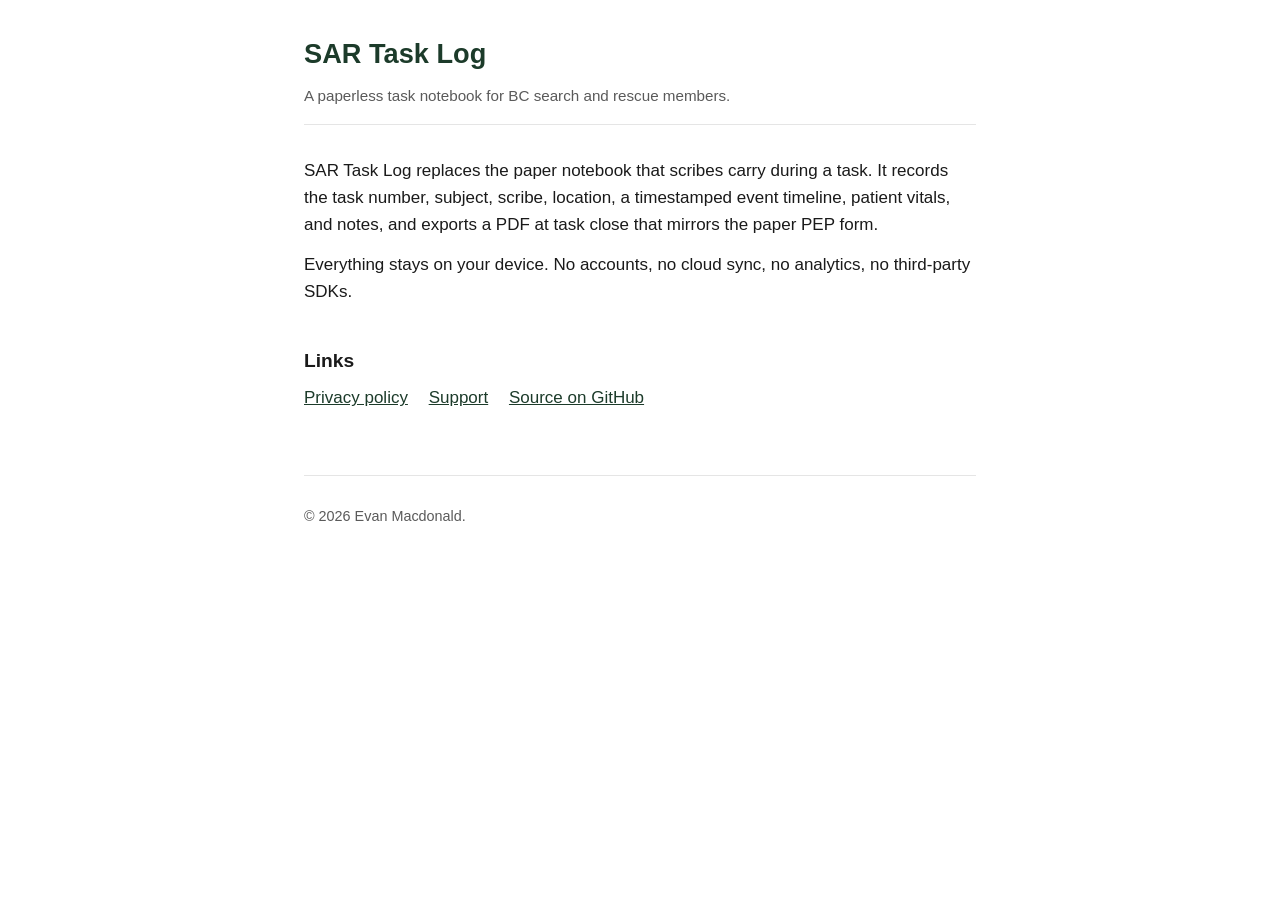
<file: docs/index.html>
<!doctype html>
<html lang="en">
<head>
<meta charset="utf-8">
<meta name="viewport" content="width=device-width, initial-scale=1">
<title>SAR Task Log</title>
<link rel="stylesheet" href="_shared.css">
</head>
<body>
<div class="page">
<header>
<h1>SAR Task Log</h1>
<p class="subtitle">A paperless task notebook for BC search and rescue members.</p>
</header>

<p>SAR Task Log replaces the paper notebook that scribes carry during a task. It records the task number, subject, scribe, location, a timestamped event timeline, patient vitals, and notes, and exports a PDF at task close that mirrors the paper PEP form.</p>

<p>Everything stays on your device. No accounts, no cloud sync, no analytics, no third-party SDKs.</p>

<h2>Links</h2>
<nav>
<a href="privacy.html">Privacy policy</a>
<a href="support.html">Support</a>
<a href="https://github.com/evanmacdonald/sar-log">Source on GitHub</a>
</nav>

<footer>
<p>© 2026 Evan Macdonald.</p>
</footer>
</div>
</body>
</html>
</file>
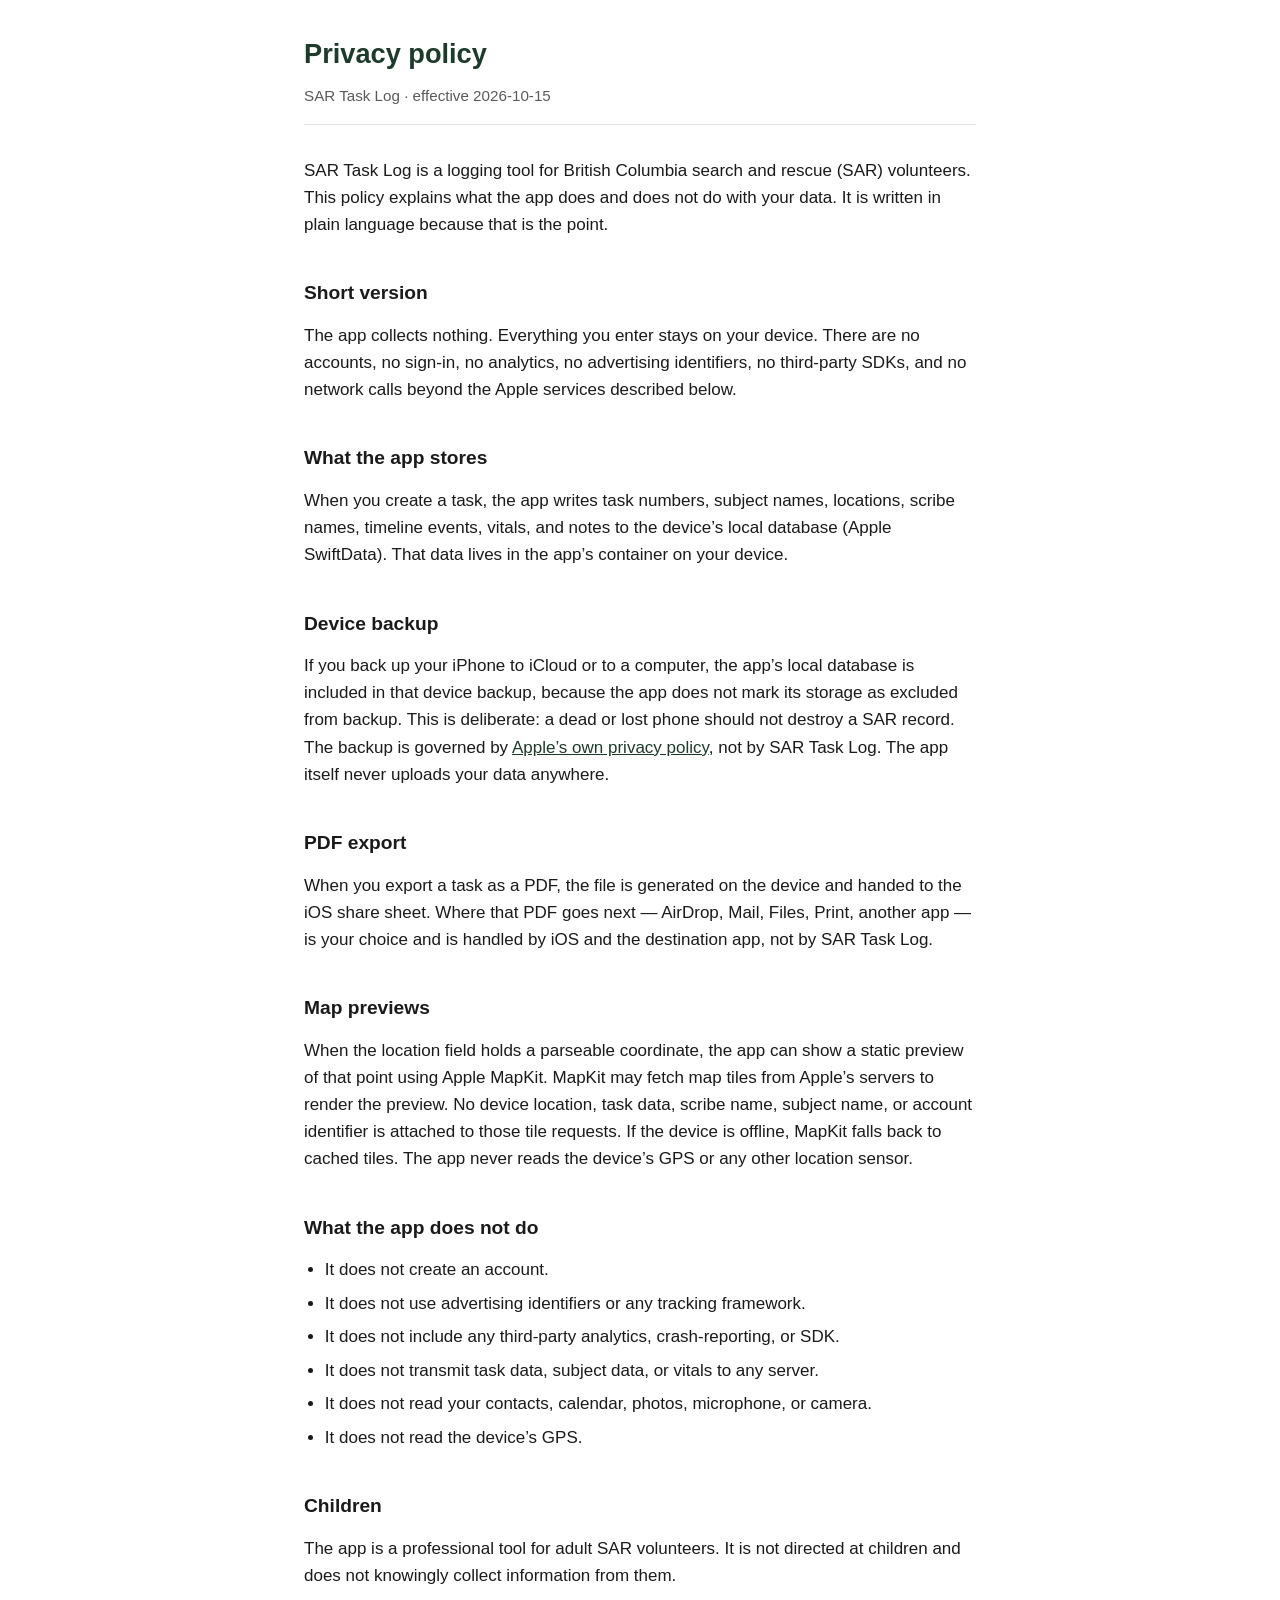
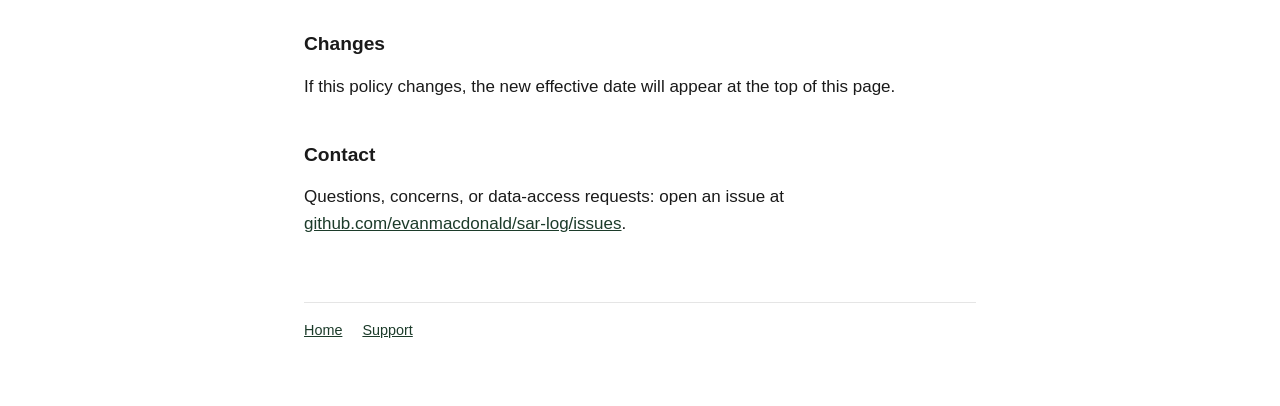
<file: docs/privacy.html>
<!doctype html>
<html lang="en">
<head>
<meta charset="utf-8">
<meta name="viewport" content="width=device-width, initial-scale=1">
<title>Privacy Policy — SAR Task Log</title>
<link rel="stylesheet" href="_shared.css">
</head>
<body>
<div class="page">
<header>
<h1>Privacy policy</h1>
<p class="subtitle">SAR Task Log · effective 2026-10-15</p>
</header>

<p>SAR Task Log is a logging tool for British Columbia search and rescue (SAR) volunteers. This policy explains what the app does and does not do with your data. It is written in plain language because that is the point.</p>

<h2>Short version</h2>
<p>The app collects nothing. Everything you enter stays on your device. There are no accounts, no sign-in, no analytics, no advertising identifiers, no third-party SDKs, and no network calls beyond the Apple services described below.</p>

<h2>What the app stores</h2>
<p>When you create a task, the app writes task numbers, subject names, locations, scribe names, timeline events, vitals, and notes to the device’s local database (Apple SwiftData). That data lives in the app’s container on your device.</p>

<h2>Device backup</h2>
<p>If you back up your iPhone to iCloud or to a computer, the app’s local database is included in that device backup, because the app does not mark its storage as excluded from backup. This is deliberate: a dead or lost phone should not destroy a SAR record. The backup is governed by <a href="https://www.apple.com/legal/privacy/">Apple’s own privacy policy</a>, not by SAR Task Log. The app itself never uploads your data anywhere.</p>

<h2>PDF export</h2>
<p>When you export a task as a PDF, the file is generated on the device and handed to the iOS share sheet. Where that PDF goes next — AirDrop, Mail, Files, Print, another app — is your choice and is handled by iOS and the destination app, not by SAR Task Log.</p>

<h2>Map previews</h2>
<p>When the location field holds a parseable coordinate, the app can show a static preview of that point using Apple MapKit. MapKit may fetch map tiles from Apple’s servers to render the preview. No device location, task data, scribe name, subject name, or account identifier is attached to those tile requests. If the device is offline, MapKit falls back to cached tiles. The app never reads the device’s GPS or any other location sensor.</p>

<h2>What the app does not do</h2>
<ul>
<li>It does not create an account.</li>
<li>It does not use advertising identifiers or any tracking framework.</li>
<li>It does not include any third-party analytics, crash-reporting, or SDK.</li>
<li>It does not transmit task data, subject data, or vitals to any server.</li>
<li>It does not read your contacts, calendar, photos, microphone, or camera.</li>
<li>It does not read the device’s GPS.</li>
</ul>

<h2>Children</h2>
<p>The app is a professional tool for adult SAR volunteers. It is not directed at children and does not knowingly collect information from them.</p>

<h2>Changes</h2>
<p>If this policy changes, the new effective date will appear at the top of this page.</p>

<h2>Contact</h2>
<p>Questions, concerns, or data-access requests: open an issue at <a href="https://github.com/evanmacdonald/sar-log/issues">github.com/evanmacdonald/sar-log/issues</a>.</p>

<footer>
<nav>
<a href="index.html">Home</a>
<a href="support.html">Support</a>
</nav>
</footer>
</div>
</body>
</html>
</file>
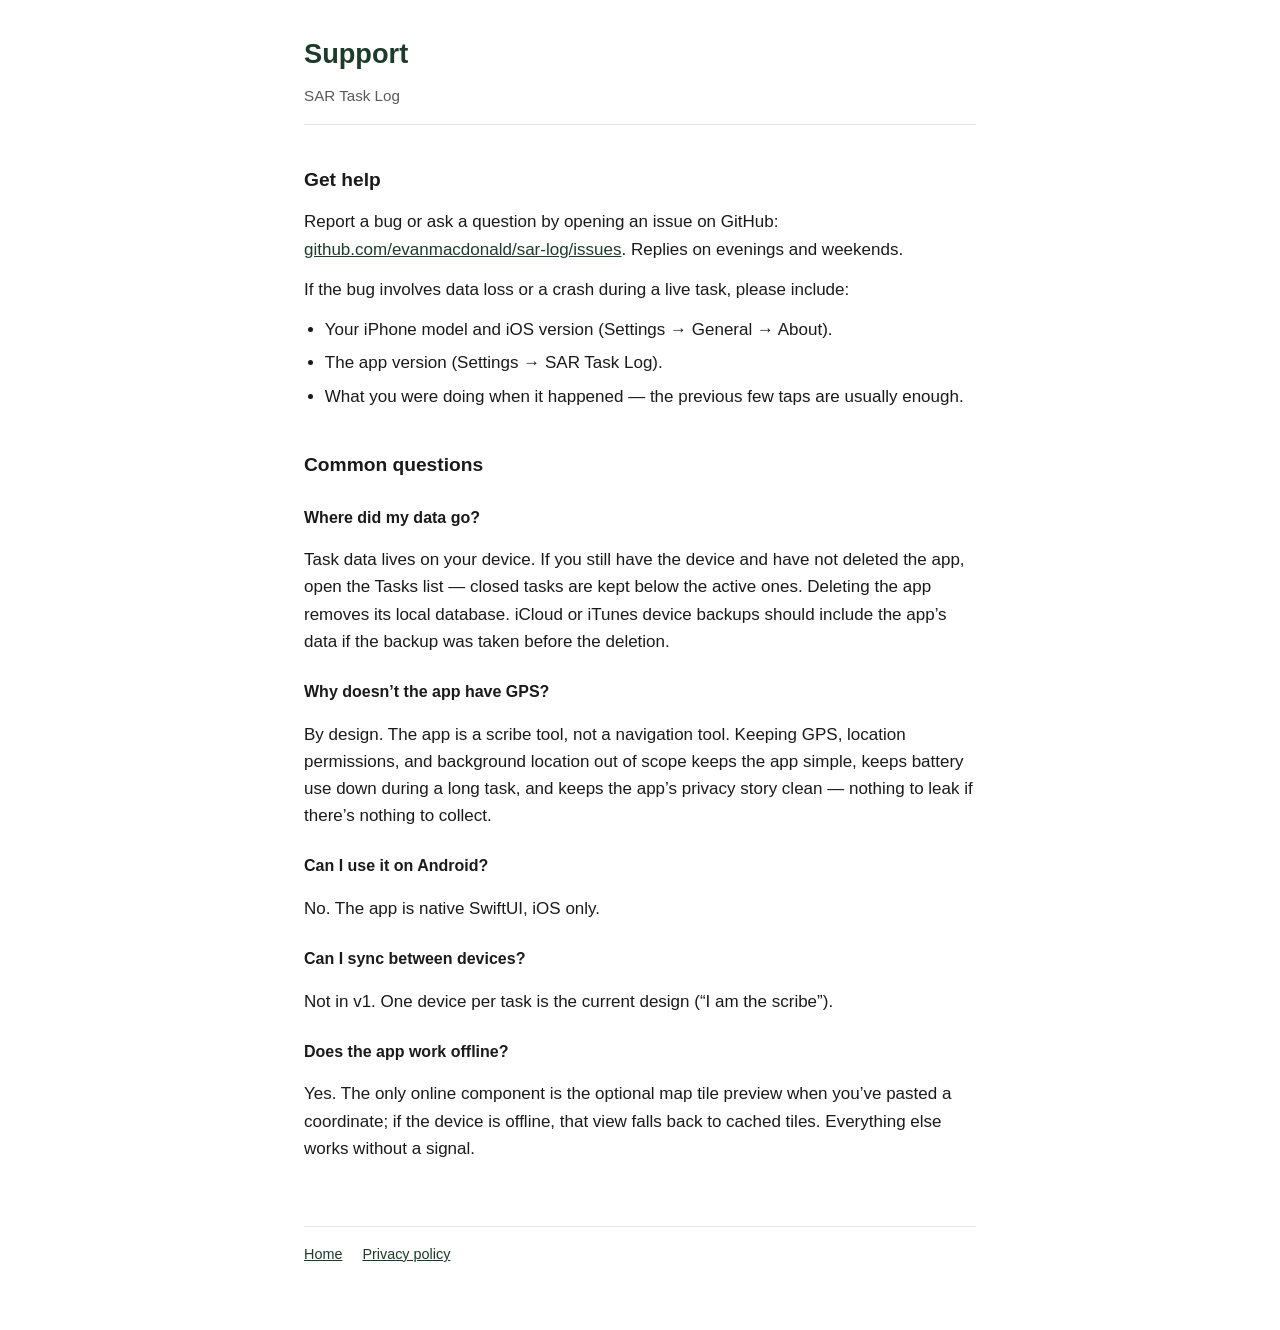
<file: docs/support.html>
<!doctype html>
<html lang="en">
<head>
<meta charset="utf-8">
<meta name="viewport" content="width=device-width, initial-scale=1">
<title>Support — SAR Task Log</title>
<link rel="stylesheet" href="_shared.css">
</head>
<body>
<div class="page">
<header>
<h1>Support</h1>
<p class="subtitle">SAR Task Log</p>
</header>

<h2>Get help</h2>
<p>Report a bug or ask a question by opening an issue on GitHub: <a href="https://github.com/evanmacdonald/sar-log/issues">github.com/evanmacdonald/sar-log/issues</a>. Replies on evenings and weekends.</p>

<p>If the bug involves data loss or a crash during a live task, please include:</p>
<ul>
<li>Your iPhone model and iOS version (Settings → General → About).</li>
<li>The app version (Settings → SAR Task Log).</li>
<li>What you were doing when it happened — the previous few taps are usually enough.</li>
</ul>

<h2>Common questions</h2>

<h3 style="font-size:1rem;margin-top:1.5rem">Where did my data go?</h3>
<p>Task data lives on your device. If you still have the device and have not deleted the app, open the Tasks list — closed tasks are kept below the active ones. Deleting the app removes its local database. iCloud or iTunes device backups should include the app’s data if the backup was taken before the deletion.</p>

<h3 style="font-size:1rem;margin-top:1.5rem">Why doesn’t the app have GPS?</h3>
<p>By design. The app is a scribe tool, not a navigation tool. Keeping GPS, location permissions, and background location out of scope keeps the app simple, keeps battery use down during a long task, and keeps the app’s privacy story clean — nothing to leak if there’s nothing to collect.</p>

<h3 style="font-size:1rem;margin-top:1.5rem">Can I use it on Android?</h3>
<p>No. The app is native SwiftUI, iOS only.</p>

<h3 style="font-size:1rem;margin-top:1.5rem">Can I sync between devices?</h3>
<p>Not in v1. One device per task is the current design (“I am the scribe”).</p>

<h3 style="font-size:1rem;margin-top:1.5rem">Does the app work offline?</h3>
<p>Yes. The only online component is the optional map tile preview when you’ve pasted a coordinate; if the device is offline, that view falls back to cached tiles. Everything else works without a signal.</p>

<footer>
<nav>
<a href="index.html">Home</a>
<a href="privacy.html">Privacy policy</a>
</nav>
</footer>
</div>
</body>
</html>
</file>
<file: docs/_shared.css>
:root {
    --bg: #ffffff;
    --fg: #1a1a1a;
    --muted: #5a5a5a;
    --accent: #1C3B2A;
    --rule: #e5e5e5;
    --code-bg: #f5f5f5;
}

@media (prefers-color-scheme: dark) {
    :root {
        --bg: #0f1511;
        --fg: #e8ebe9;
        --muted: #9aa29c;
        --accent: #7bbf96;
        --rule: #253028;
        --code-bg: #1a2219;
    }
}

* {
    box-sizing: border-box;
}

html {
    -webkit-text-size-adjust: 100%;
}

body {
    font-family: -apple-system, BlinkMacSystemFont, "SF Pro Text", "Segoe UI", Roboto, Helvetica, Arial, sans-serif;
    background: var(--bg);
    color: var(--fg);
    line-height: 1.6;
    margin: 0;
    padding: 2rem 1rem 4rem;
    font-size: 17px;
}

.page {
    max-width: 42rem;
    margin: 0 auto;
}

header {
    border-bottom: 1px solid var(--rule);
    padding-bottom: 1rem;
    margin-bottom: 2rem;
}

h1 {
    font-size: 1.7rem;
    margin: 0 0 0.5rem;
    color: var(--accent);
}

h2 {
    font-size: 1.2rem;
    margin: 2.5rem 0 0.5rem;
}

.subtitle {
    color: var(--muted);
    margin: 0;
    font-size: 0.95rem;
}

p, ul, ol {
    margin: 0.8rem 0;
}

ul, ol {
    padding-left: 1.3rem;
}

li {
    margin-bottom: 0.4rem;
}

a {
    color: var(--accent);
}

code {
    background: var(--code-bg);
    padding: 0.1rem 0.35rem;
    border-radius: 3px;
    font-size: 0.9em;
    font-family: ui-monospace, "SF Mono", Menlo, Consolas, monospace;
}

footer {
    margin-top: 4rem;
    padding-top: 1rem;
    border-top: 1px solid var(--rule);
    color: var(--muted);
    font-size: 0.9rem;
}

nav a + a {
    margin-left: 1rem;
}
</file>
